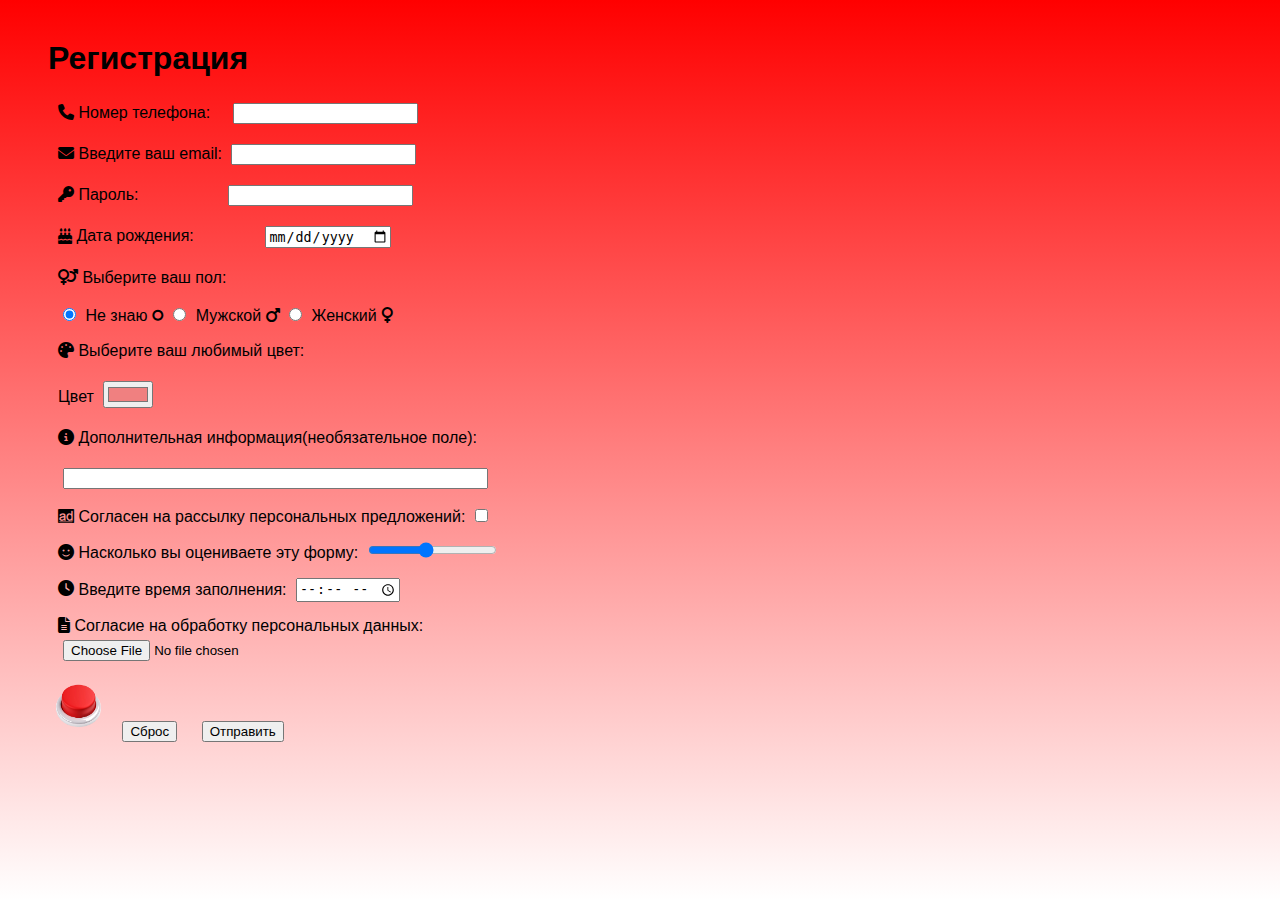
<file: controlsLab/index.html>
<html lang="en">
    <head>
        <meta charset="UTF-8">
        <meta name="viewport" content="width=device-width, initial-scale=1.0">
        <meta http-equiv="X-UA-Compatible" content="IE=edge" />
        <title>Форма со всеми контролами</title>
        <link href="https://fonts.googleapis.com/css?family=Roboto&display=swap" rel="stylesheet">
        <link rel="stylesheet" href="styles/style.css">
        <link rel="stylesheet" href="https://cdnjs.cloudflare.com/ajax/libs/font-awesome/6.4.2/css/all.min.css"/>
    </head>
    <body>
        <form>
            <H1>Регистрация</H1>
            <div>
                <i class="fa-solid fa-phone"></i>
                <label for="phone">Номер телефона: ᠌ ᠌ ᠌</label>
                <input type="tel" name="phone" id="phone" pattern="^((8|\+7)[\- ]?)?(\(?\d{3}\)?[\- ]?)?[\d\- ]{10,11}$" required>
            </div>

            <div>
                <i class="fa-solid fa-envelope"></i>
                <label for="email">Введите ваш email:</label>
                <input type="email" id="email" id="email" pattern="^[\w-\.]+@([\w-]+\.)+[\w-]{2,4}$" required />
            </div>
            
            <div>
                <i class="fa-solid fa-key"></i>
                <label for="password">Пароль: ᠌ ᠌ ᠌ ᠌ ᠌ ᠌ ᠌ ᠌ ᠌ ᠌ ᠌ ᠌ ᠌ ᠌ ᠌ ᠌ ᠌ ᠌</label>
                <input type="password" name="password" id="password" required pattern="^(?=.*[A-Za-z])(?=.*\d)[A-Za-z\d]{8,}$">
            </div>
            
            <div>
                <i class="fa-solid fa-cake-candles"></i>
                <label for="birthdate">Дата рождения: ᠌ ᠌ ᠌ ᠌ ᠌ ᠌ ᠌ ᠌ ᠌ ᠌ ᠌ ᠌ ᠌ ᠌ </label>
                <input type="date" name="birthdate" id="birthdate" required>
            </div>
            
            <div>
                <p><i class="fa-solid fa-venus-mars"></i> Выберите ваш пол:</p>
                <input type="radio" id="choice1" name="gender" value="idk" checked/>
                <label for="choice1">Не знаю</label>
                <i class="fa-solid fa-genderless"></i>
                <input type="radio" id="choice2" name="gender" value="male" />
                <label for="choice2">Мужской</label>
                <i class="fa-solid fa-mars"></i>
                <input type="radio" id="choice3" name="gender" value="female" />
                <label for="choice3">Женский</label>
                <i class="fa-solid fa-venus"></i>
            </div>
            
            <div>
                <p><i class="fa-solid fa-palette"></i> Выберите ваш любимый цвет:</p>
                <label for="favouriteColor">Цвет</label>
                <input type="color" id="favouriteColor" name="favouriteColor" value="#f08080"/>
            </div>

            <div>
                <p><i class="fa-solid fa-circle-info"></i> Дополнительная информация(необязательное поле):</p>
                <input type="text" size="50" name="aboutInput" id="aboutInput"/>
            </div>
            
            <div>
                <i class="fa-brands fa-adversal"></i>
                <label for="agreementCheckbox">Согласен на рассылку персональных предложений:</label>
                <input type="checkbox" name="agreementCheckbox" id="agreementCheckbox" required>
            </div>
            <div>
                <i class="fa-solid fa-face-smile"></i>
                <label for="pleasureRange">Насколько вы оцениваете эту форму:</label>
                <input type="range" name="pleasureRange" id="pleasureRange" min=1 max=10 step="1" value="5" required/>
            </div>
            
            <div>
                <i class="fa-solid fa-clock"></i>
                <label for="currentTime">Введите время заполнения:</label>
                <input type="time" name="currentTime" id="currentTime" required/>
            </div>

            <div>
                <i class="fa-solid fa-file-lines"></i>
                <label for="personalDataFile">Cогласие на обработку персональных данных:</label>
                <br>
                <input type="file" id="personalDataFile" name="personalDataFile" accept="image/png, image/jpeg" />
            </div>
            <input type="image" src="resources/red.webp" height="50" width="50"/>
            <button type="reset">Сброс</button>
            <button type="submit">Отправить</button>
            
        </form>
    </body>
</html>
</file>
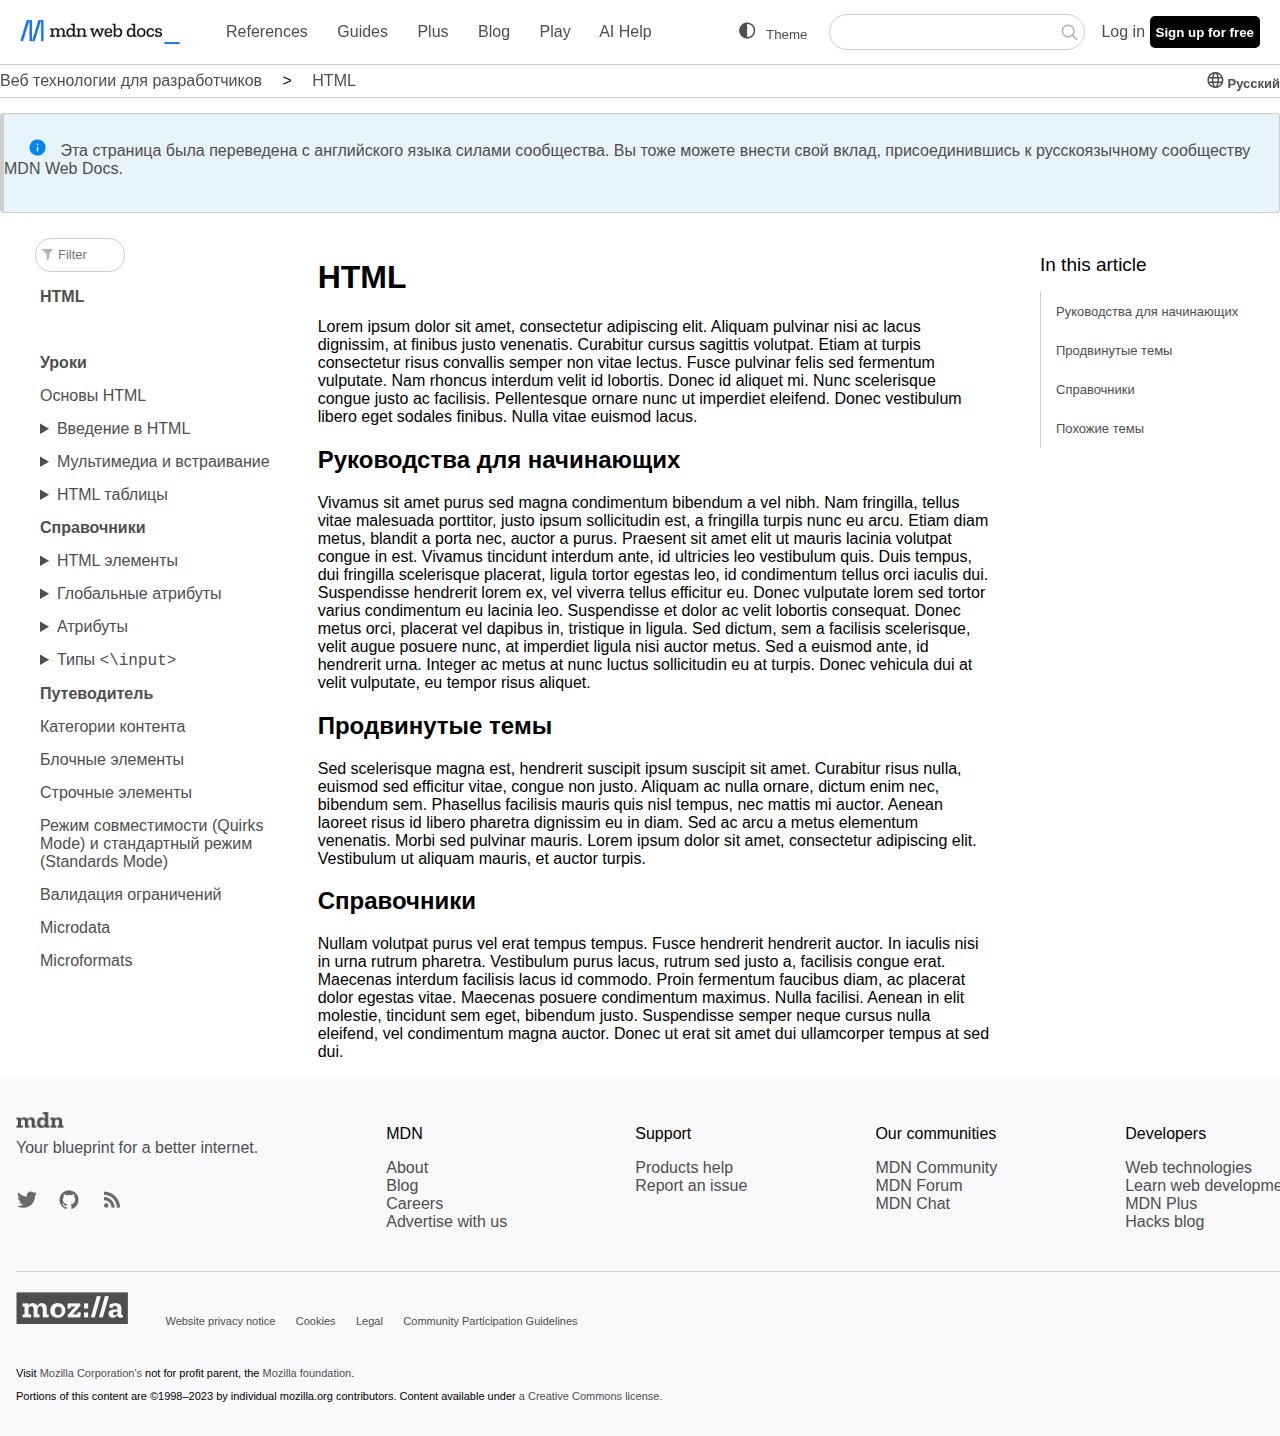
<file: mdnPage/index.html>
<html lang="en">
<head>
    <meta charset="UTF-8">
    <meta name="viewport" content="width=device-width, initial-scale=1.0">
    <meta http-equiv="X-UA-Compatible" content="IE=edge"/>
    <title>Копия MDN</title>
    <link rel="preconnect" href="https://rsms.me/">
    <link href="https://fonts.googleapis.com/css?family=Roboto&display=swap" rel="stylesheet">
    <link rel="stylesheet" href="styles.css">
</head>
<body class="wrapper">
<div class="sticky-header-container wrapper__sticky-header-container">
    <header class="sticky-header-container__header header">
        <div class="container header__container">
            <div class="row row--centered-y">
                <a href="" class="header__logo">
                    <img src="resources/mdn_logo_orig.png" alt="" height="287" width="1920" class="image">
                </a>

                <div class="header__nav-list nav">
                    <a class="nav__item" href="">References</a>
                    <a class="nav__item" href="">Guides</a>
                    <a class="nav__item" href="">Plus</a>
                    <a class="nav__item" href="">Blog</a>
                    <a class="nav__item" href="">Play</a>
                    <a class="nav__item" href="">AI Help</a>
                </div>
            </div>

            <div class="row row--centered-y">
                <div class="theme-changer">
                    <img src="resources/themeButton.png" alt="" class="theme-changer__icon">
                    <button class="theme-changer__button" href="">Theme</button>
                </div>

                <div class="search-bar">
                    <input type="text" class="search-bar__input">
                    <img class="search-bar__icon" src="resources/search.png">
                </div>

                <div>
                    <a href="">Log in</a>
                    <button class="authorize__signup-button">Sign up for free</button>
                </div>

                <div class="burger-menu">
                    <img src="resources/spanIcon.png">
                </div>
            </div>

        </div>
    </header>

    <div class="breadcrumbs sticky-header-container__breadcrumbs">
        <div class="container breadcrumbs__container">
            <div class="row">
                <a href="">Веб технологии для разработчиков</a>
                <span> > </span>
                <a href="">HTML</a>
            </div>

            <a class="language-change-item" href=""><img src="resources/language.png"> Русский</a>
        </div>
    </div>
</div>

<div class="page">
    <div class="page__up-note up-note container">
        <img class="up-note__image" src="resources/upnote.png">
        <a class="up-note__text">
            Эта страница была переведена с английского языка силами сообщества. Вы тоже можете
            внести свой вклад, присоединившись к русскоязычному сообществу MDN Web Docs.
        </a>
    </div>

    <div class="page-content page__content">
        <div class="container page-content__container">
            <aside class="primary-sidebar">
                <div class="filter-input">
                    <img src="resources/filter.png" class="filter-image">
                    <a class="filter-input__text">Filter</a>
                </div>

                <div class="primary-sidebar-selector">
                    <ul class="primary-sidebar-selector">
                        <li><a class="primary-sidebar-selector-main" href="">HTML</a></li>
                        <li><a class="primary-sidebar-selector-item"> </a></li>
                        <li><a class="primary-sidebar-selector-main" href="">Уроки</a></li>
                        <li><a class="primary-sidebar-selector-item" href="">Основы HTML</a></li>
                        <li><a class="primary-sidebar-selector-item" href="">
                            <details>
                                <summary>Введение в HTML</summary>
                            </details>
                        </a></li>
                        <li><a class="primary-sidebar-selector-item" href="">
                            <details>
                                <summary>Мультимедиа и встраивание</summary>
                            </details>
                        </a></li>
                        <li><a class="primary-sidebar-selector-item" href="">
                            <details>
                                <summary>HTML таблицы</summary>
                            </details>
                        </a></li>
                        <li><a class="primary-sidebar-selector-main" href="">Справочники</a></li>
                        <li><a class="primary-sidebar-selector-item" href="">
                            <details>
                                <summary>HTML элементы</summary>
                            </details>
                        </a></li>
                        <li><a class="primary-sidebar-selector-item" href="">
                            <details>
                                <summary>Глобальные атрибуты</summary>
                            </details>
                        </a></li>
                        <li><a class="primary-sidebar-selector-item" href="">
                            <details>
                                <summary>Атрибуты</summary>
                            </details>
                        </a></li>
                        <li><a class="primary-sidebar-selector-item" href="">
                            <details>
                                <summary>Типы <code><\input></code></summary>
                            </details>
                        </a></li>
                        <li><a class="primary-sidebar-selector-main" href="">Путеводитель</a></li>
                        <li><a class="primary-sidebar-selector-item" href="">Категории контента</a></li>
                        <li><a class="primary-sidebar-selector-item" href="">Блочные элементы</a></li>
                        <li><a class="primary-sidebar-selector-item" href="">Строчные элементы</a></li>
                        <li><a class="primary-sidebar-selector-item" href="">Режим совместимости (Quirks Mode) и
                            стандартный
                            режим (Standards Mode)</a></li>
                        <li><a class="primary-sidebar-selector-item" href="">Валидация ограничений</a></li>
                        <li><a class="primary-sidebar-selector-item" href="">Microdata</a></li>
                        <li><a class="primary-sidebar-selector-item" href="">Microformats</a></li>
                    </ul>
                </div>
            </aside>

            <main class="main-content">
                <header>
                    <h1>HTML</h1>
                </header>

                <div class="html-section">
                    <p>Lorem ipsum dolor sit amet, consectetur adipiscing elit. Aliquam pulvinar nisi ac lacus
                        dignissim, at
                        finibus justo venenatis.
                        Curabitur cursus sagittis volutpat. Etiam at turpis consectetur risus convallis semper non vitae
                        lectus. Fusce pulvinar felis sed fermentum vulputate.
                        Nam rhoncus interdum velit id lobortis. Donec id aliquet mi. Nunc scelerisque congue justo ac
                        facilisis. Pellentesque ornare nunc ut imperdiet eleifend.
                        Donec vestibulum libero eget sodales finibus. Nulla vitae euismod lacus. </p>
                </div>

                <div class="beginners-section">
                    <h2>Руководства для начинающих</h2>
                    <p>Vivamus sit amet purus sed magna condimentum bibendum a vel nibh.
                        Nam fringilla, tellus vitae malesuada porttitor, justo ipsum sollicitudin est, a fringilla
                        turpis
                        nunc eu arcu.
                        Etiam diam metus, blandit a porta nec, auctor a purus. Praesent sit amet elit ut mauris lacinia
                        volutpat congue in est.
                        Vivamus tincidunt interdum ante, id ultricies leo vestibulum quis. Duis tempus, dui fringilla
                        scelerisque placerat, ligula tortor egestas leo,
                        id condimentum tellus orci iaculis dui. Suspendisse hendrerit lorem ex, vel viverra tellus
                        efficitur
                        eu. Donec vulputate lorem sed tortor varius condimentum eu lacinia leo.
                        Suspendisse et dolor ac velit lobortis consequat. Donec metus orci, placerat vel dapibus in,
                        tristique in ligula. Sed dictum, sem a facilisis scelerisque,
                        velit augue posuere nunc, at imperdiet ligula nisi auctor metus. Sed a euismod ante, id
                        hendrerit
                        urna.
                        Integer ac metus at nunc luctus sollicitudin eu at turpis. Donec vehicula dui at velit
                        vulputate, eu
                        tempor risus aliquet. </p>
                </div>

                <div class="advenced-topics-section">
                    <h2>Продвинутые темы</h2>
                    <p>Sed scelerisque magna est, hendrerit suscipit ipsum suscipit sit amet.
                        Curabitur risus nulla, euismod sed efficitur vitae, congue non justo. Aliquam ac nulla ornare,
                        dictum enim nec, bibendum sem.
                        Phasellus facilisis mauris quis nisl tempus, nec mattis mi auctor. Aenean laoreet risus id
                        libero
                        pharetra dignissim eu in diam.
                        Sed ac arcu a metus elementum venenatis. Morbi sed pulvinar mauris. Lorem ipsum dolor sit amet,
                        consectetur adipiscing elit.
                        Vestibulum ut aliquam mauris, et auctor turpis. </p>
                </div>

                <div class="guide-section">
                    <h2>Справочники</h2>
                    <p>Nullam volutpat purus vel erat tempus tempus. Fusce hendrerit hendrerit auctor.
                        In iaculis nisi in urna rutrum pharetra. Vestibulum purus lacus, rutrum sed justo a, facilisis
                        congue erat.
                        Maecenas interdum facilisis lacus id commodo. Proin fermentum faucibus diam, ac placerat dolor
                        egestas vitae.
                        Maecenas posuere condimentum maximus. Nulla facilisi. Aenean in elit molestie, tincidunt sem
                        eget,
                        bibendum justo.
                        Suspendisse semper neque cursus nulla eleifend, vel condimentum magna auctor.
                        Donec ut erat sit amet dui ullamcorper tempus at sed dui. </p>
                </div>
            </main>

            <aside class="secondary-sidebar">
                <h2>In this article</h2>
                <div class="items-container">
                    <a class="first-item" href="">Руководства для начинающих</a>
                    <a href="">Продвинутые темы</a>
                    <a href="">Справочники</a>
                    <a href="">Похожие темы</a>
                </div>
            </aside>
        </div>
    </div>
</div>

<footer class="footer">
    <div class="container footer__container">
        <div class="footer-upper-block">
            <div class="logo-column">
                <img class="mdn-footer-logo" src="resources/mdnFooterLogo.png">
                <a class="mdn-footer-logo-text">Your blueprint for a better internet.</a>
                <div class="social-icons">
                    <a href=""><img class="twitter-footer-logo" src="resources/twitterLogo.png"></a>
                    <a href=""><img class="github-footer-logo" src="resources/githubLogo.png"></a>
                    <a href=""><img class="linkedin-footer-logo" src="resources/linkedinLogo.png"></a>
                </div>
            </div>

            <div class="column">
                <p>MDN</p>
                <a href="">About</a>
                <a href="">Blog</a>
                <a href="">Careers</a>
                <a href="">Advertise with us</a>
            </div>

            <div class="column">
                <p>Support</p>
                <a href="">Products help</a>
                <a href="">Report an issue</a>
            </div>

            <div class="column">
                <p>Our communities</p>
                <a href="">MDN Community</a>
                <a href="">MDN Forum</a>
                <a href="">MDN Chat</a>
            </div>

            <div class="column">
                <p>Developers</p>
                <a href="">Web technologies</a>
                <a href="">Learn web development</a>
                <a href="">MDN Plus</a>
                <a href="">Hacks blog</a>
            </div>
        </div>

        <div class="footer-middle-block">
            <div class="container">
                <img class="mozilla-logo" src="resources/mozillaLogo.png" alt="">
                <a href="">Website privacy notice</a>
                <a href="">Cookies</a>
                <a href="">Legal</a>
                <a href="">Community Participation Guidelines</a>
            </div>
        </div>

        <div class="bottom-footer-block">
            <p>Visit <a href="">Mozilla Corporation's</a> not for profit parent, the <a href="">Mozilla foundation</a>.
            </p>
            <p>Portions of this content are ©1998–2023 by individual mozilla.org contributors. Content available under
                <a href="">a Creative Commons license.</a></p>
        </div>
    </div>
</footer>
</body>
</html>
</file>
<file: controlsLab/styles/style.css>
html
{
    font-family: 'Trebuchet MS', 'Lucida Sans Unicode', 'Lucida Grande', 'Lucida Sans', Arial, sans-serif;
    background-image: linear-gradient(red, white);
}
form
{
    margin: 40;
}
div,  button
{
    margin: 10px;
}
input
{
    margin: 5px;
}
</file>
<file: mdnPage/styles.css>
:root {
    --row-gap: 1rem;
}

html {
    font-family: 'Inter', sans-serif;
    font-size: 16px;
}

a {
    color: #4E4E4E;
    text-decoration: none;
}

button {
    color: #4E4E4E;
}

body {
    margin: 0;
}

.wrapper__sticky-header-container {
    position: sticky;
    top: 0;
}

.sticky-header-container {
    background-color: white;
}

.sticky-header-container__header {
    height: 64px;
    position: relative;
}

.sticky-header-container__breadcrumbs {
    height: 32px;
}

.authorize__signup-button {
    height: 32px;
    background-color: black;
    color: white;
    border: none;
    border-radius: 5px;
    font-weight: bolder;
}

.header__nav-list {
    margin-right: auto;
    width: max-content;
}

.nav {
    order: 0;
}

.nav__item {
    margin-right: 25px;
}

.theme-changer__button {
    background-color: white;
    border: none;
}

.search-bar {
    border: 1px solid #CDCDCD;
    border-radius: 20px;
    padding: 6px;
    display: flex;
    align-items: center;
}

.search-bar__input {
    border: none;
    font-size: 17px;
}

.header__logo {
    margin-right: 30px;
    display: block;
    height: 24px;
    width: 160px;
}

.header {
    width: 100%;
    justify-content: center;
    align-items: center;
    display: flex;
}

.header__container {
    margin: 0 auto;
    display: flex;
    justify-content: space-between;
    align-items: center;
}

.container {
    max-width: 1440px;
    width: 100%;
}

.breadcrumbs {
    justify-content: center;
    align-items: center;
    display: flex;
    border-bottom: 1px solid #CDCDCD;
    border-top: 1px solid #CDCDCD;
}

.breadcrumbs__container {
    display: flex;
    justify-content: space-between;
}

.language-change-item {
    font-size: 13px;
    font-weight: bold;
    align-items: center;
}

.page {
    display: flex;
    flex-flow: row wrap;
    align-items: center;
    padding-top: 15px;
    justify-content: center;
}

.page__up-note {
    margin: 0 auto;
    height: 98px;
}

.up-note {
    border: 1px solid #CDCDCD;
    border-left: 4px solid #CDCDCD;
    border-radius: 4px;
    background-color: #e8f4fc;
}

.up-note__image {
    padding-left: 25px;
    padding-top: 25px;
}

.up-note__text {
    margin-left: 10px;
    padding-top: 20px;
    padding-right: 25px;
}

.page-content__container {
    margin: 0 auto;
    display: grid;
    grid-template-columns: minmax(0, 1fr) minmax(0, 2.5fr) minmax(0, 15rem);
    gap: 3rem;
}

.page__content {
    margin-top: 25px;
}

.filter-input {
    margin-left: 35px;
    height: 32px;
    width: 88px;
    border: 1px solid #CDCDCD;
    border-radius: 16px;
    display: flex;
    align-items: center;
}

.filter-input__text {
    margin-top: 8px;
    height: 24px;
    width: 50px;
    border: none;
    font-size: 13px;
    color: #757575;
}

.filter-image {
    margin-left: 3px;
    margin-right: 3px;
}

.primary-sidebar {
    box-sizing: border-box;
}

.primary-sidebar-selector {
    list-style-type: none;
}

.primary-sidebar-selector-item {
    margin-top: 10px;
    margin-left: 0;
}

.primary-sidebar-selector-main {
    font-weight: bold;
}

.primary-sidebar-selector li { /* Для стилизации по БЭМу нужно использовать только классы, ничего больше + мы не можем задавать внешнюю геометрию БЭМ блоку, только БЭМ элементу*/
    margin-top: 15px;
}

.secondary-sidebar {
    display: flex;
    flex-direction: column;
}

.secondary-sidebar h2 {
    font-size: 19px;
    font-weight: normal;
}

.items-container {
    display: flex;
    flex-direction: column;
    border-left: 1px solid #CDCDCD;
}

.items-container a {
    margin-top: 12px;
    margin-bottom: 12px;
    margin-left: 15px;
    font-size: 13px;
}


.footer {
    background: #f9f9fb;
    padding: 2rem 1rem;
}

.footer__container {
    margin: 0 auto;
}

.footer-upper-block {
    display: flex;
    justify-content: space-between;
}

.logo-column {
    display: flex;
    flex-direction: column;
}

.social-icons img {
    margin-top: 32px;
    margin-right: 16px;
}

.mdn-footer-logo {
    margin-top: 3px;
    margin-bottom: 10px;
    height: 17px;
    width: 48px;
}

.footer-middle-block {
    margin-top: 40px;
    margin-bottom: 38px;
    border-top: 1px solid #CDCDCD;
    height: 57px;
    display: flex;
    align-items: end;
}

.mozilla-logo {
    margin-right: 32px;
}

.footer-middle-block .container a { /* Некорректно. Создай класс и используй его  */
    margin-right: 16px;
    font-size: 11px
}

.bottom-footer-block {
    height: 38px;
    display: inline;
}

.bottom-footer-block a, .bottom-footer-block p {
    font-size: 11px;
    margin-bottom: 2px;
}

.image {
    width: 100%;
    height: 100%;
}

.row {
    display: flex;
    gap: var(--row-gap);
}

.row--centered-y {
    align-items: center;
}

.column {
    display: flex;
    flex-direction: column;
}

@media (min-width: 1440px) {

    .header {
        position: relative;
        margin-left: auto;
        margin-right: auto;
        width: 1440px;
    }

    .burger-menu {
        display: none;
    }

    .main {
        width: 1440px;
        margin-left: auto;
        margin-right: auto;
        display: flex;
        flex-direction: column;
    }

    .container {
        display: flex;
        flex-flow: row wrap;
        align-items: center;
        padding-top: 15px;
    }

    .footer-block {
        width: 100%;
        justify-content: center;
    }

    .footer {
        width: 1440px;
    }
}

@media (min-width: 1093px) and (max-width: 1439px) {
    .main {
        margin-right: 20px;
        margin-left: 20px;
    }

    .header .container, .header-bottom .container {
        margin-left: 20px;
        margin-right: 20px;
    }

    .burger-menu {
        display: none;
    }

    .footer {
        width: 100%;
    }
}

@media (max-width: 1092px) {
    .burger-menu {
        margin-left: auto;
    }

    .header {
        position: relative;
        width: 100%;
    }

    .header .container, .header-bottom .container {
        margin-left: 20px;
        margin-right: 20px;
    }

    .nav, .theme-changer, .search-bar, .authorize {
        display: none;
    }

    .main {
        width: 100% -40px; /*Так не работает*/
        margin-left: 20px;
        margin-right: 20px;
        display: flex;
    }

    .main .primary-sidebar {
        display: none;
    }

    .footer {
        width: 100%;
    }
}
</file>
